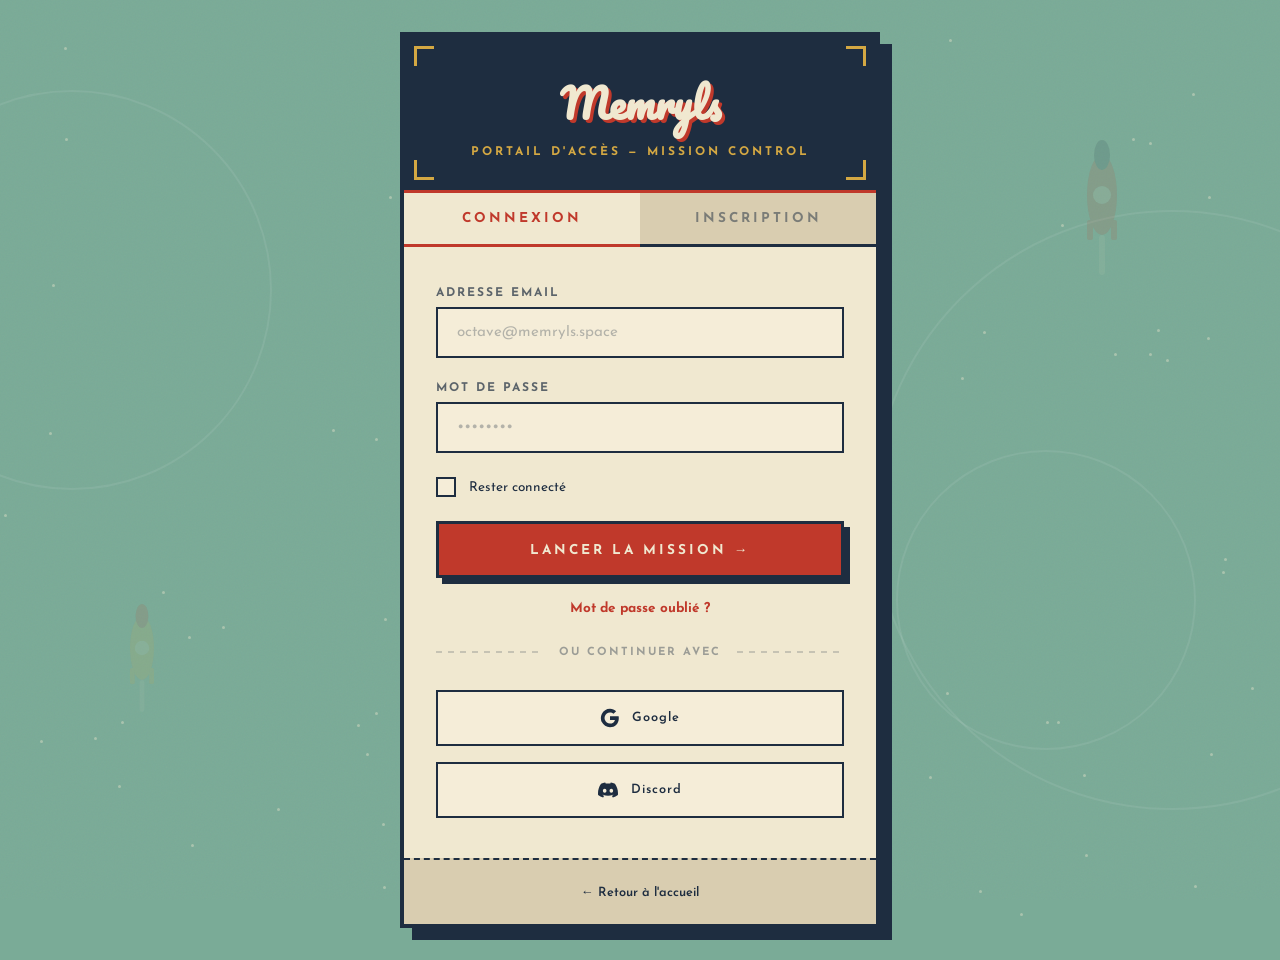
<file: connexion.html>
<!doctype html>
<html lang="fr">
  <head>
    <meta charset="UTF-8" />
    <meta name="viewport" content="width=device-width, initial-scale=1.0" />
    <title>Connexion — Memryls</title>
    <base href="/landing-template/" />
    <link rel="preconnect" href="https://fonts.googleapis.com" />
    <link rel="preconnect" href="https://fonts.gstatic.com" crossorigin />
    <link
      href="https://fonts.googleapis.com/css2?family=Pacifico&family=Playfair+Display:ital,wght@0,400;0,700;0,900;1,400;1,700&family=Josefin+Sans:wght@300;400;600;700&display=swap"
      rel="stylesheet"
    />
    <link rel="stylesheet" href="./styles/auth.css" />
  </head>

  <body>
    <div
      class="bg-circle"
      style="width: 400px; height: 400px; top: 10%; left: -10%"
    ></div>
    <div
      class="bg-circle"
      style="width: 600px; height: 600px; bottom: 10%; right: -15%"
    ></div>
    <div
      class="bg-circle"
      style="width: 300px; height: 300px; top: 50%; left: 70%"
    ></div>
    <div class="bg-stars" id="bg-stars"></div>

    <svg
      class="bg-rocket"
      style="
        width: 100px;
        top: 15%;
        right: 10%;
        animation: float-drift 6s ease-in-out infinite;
      "
      viewBox="0 0 100 150"
      xmlns="http://www.w3.org/2000/svg"
    >
      <ellipse cx="50" cy="60" rx="15" ry="40" fill="#c0392b" />
      <ellipse cx="50" cy="20" rx="8" ry="15" fill="#1e2d40" />
      <rect x="35" y="85" width="6" height="20" rx="2" fill="#c0392b" />
      <rect x="59" y="85" width="6" height="20" rx="2" fill="#c0392b" />
      <ellipse cx="50" cy="60" rx="9" ry="9" fill="#f0e8d0" opacity="0.7" />
      <rect
        x="47"
        y="100"
        width="6"
        height="40"
        rx="3"
        fill="rgba(240,232,208,0.6)"
      />
    </svg>

    <svg
      class="bg-rocket"
      style="
        width: 80px;
        bottom: 20%;
        left: 8%;
        animation: float-drift 8s ease-in-out infinite 2s;
      "
      viewBox="0 0 100 150"
      xmlns="http://www.w3.org/2000/svg"
    >
      <ellipse cx="50" cy="60" rx="15" ry="40" fill="#d4a843" />
      <ellipse cx="50" cy="20" rx="8" ry="15" fill="#c0392b" />
      <rect x="35" y="85" width="6" height="20" rx="2" fill="#d4a843" />
      <rect x="59" y="85" width="6" height="20" rx="2" fill="#d4a843" />
      <ellipse cx="50" cy="60" rx="9" ry="9" fill="#f0e8d0" opacity="0.7" />
      <rect
        x="47"
        y="100"
        width="6"
        height="40"
        rx="3"
        fill="rgba(240,232,208,0.5)"
      />
    </svg>

    <div class="auth-container">
      <div class="auth-card">
        <div class="auth-header">
          <div class="corner tl"></div>
          <div class="corner tr"></div>
          <div class="corner bl"></div>
          <div class="corner br"></div>
          <h1 class="auth-logo">Memryls</h1>
          <p class="auth-tagline">Portail d'accès — Mission Control</p>
        </div>

        <div class="auth-tabs">
          <button class="auth-tab active" data-tab="login">Connexion</button>
          <button class="auth-tab" data-tab="signup">Inscription</button>
        </div>

        <div class="auth-body">
          <form class="auth-form active" id="login-form">
            <div class="form-group">
              <label class="form-label" for="login-email">Adresse Email</label>
              <input
                type="email"
                class="form-input"
                id="login-email"
                placeholder="octave@memryls.space"
                required
              />
            </div>

            <div class="form-group">
              <label class="form-label" for="login-password"
                >Mot de passe</label
              >
              <input
                type="password"
                class="form-input"
                id="login-password"
                placeholder="••••••••"
                required
              />
            </div>

            <div class="form-checkbox-group">
              <input type="checkbox" class="form-checkbox" id="remember-me" />
              <label class="form-checkbox-label" for="remember-me">
                Rester connecté
              </label>
            </div>

            <button type="submit" class="btn btn-primary">
              Lancer la mission →
            </button>

            <p class="form-link">
              <a href="#forgot">Mot de passe oublié ?</a>
            </p>

            <div class="divider">
              <div class="divider-line"></div>
              <span class="divider-text">Ou continuer avec</span>
              <div class="divider-line"></div>
            </div>

            <div class="social-buttons">
              <button type="button" class="btn-social" id="google-login">
                <svg viewBox="0 0 24 24" fill="currentColor">
                  <path
                    d="M22.56 12.25c0-.78-.07-1.53-.2-2.25H12v4.26h5.92c-.26 1.37-1.04 2.53-2.21 3.31v2.77h3.57c2.08-1.92 3.28-4.74 3.28-8.09z"
                  />
                  <path
                    d="M12 23c2.97 0 5.46-.98 7.28-2.66l-3.57-2.77c-.98.66-2.23 1.06-3.71 1.06-2.86 0-5.29-1.93-6.16-4.53H2.18v2.84C3.99 20.53 7.7 23 12 23z"
                  />
                  <path
                    d="M5.84 14.09c-.22-.66-.35-1.36-.35-2.09s.13-1.43.35-2.09V7.07H2.18C1.43 8.55 1 10.22 1 12s.43 3.45 1.18 4.93l2.85-2.22.81-.62z"
                  />
                  <path
                    d="M12 5.38c1.62 0 3.06.56 4.21 1.64l3.15-3.15C17.45 2.09 14.97 1 12 1 7.7 1 3.99 3.47 2.18 7.07l3.66 2.84c.87-2.6 3.3-4.53 6.16-4.53z"
                  />
                </svg>
                Google
              </button>
              <button type="button" class="btn-social" id="discord-login">
                <svg viewBox="0 0 24 24" fill="currentColor">
                  <path
                    d="M20.317 4.492c-1.53-.69-3.17-1.2-4.885-1.49a.075.075 0 0 0-.079.036c-.21.369-.444.85-.608 1.23a18.566 18.566 0 0 0-5.487 0 12.36 12.36 0 0 0-.617-1.23A.077.077 0 0 0 8.562 3c-1.714.29-3.354.8-4.885 1.491a.07.07 0 0 0-.032.027C.533 9.093-.32 13.555.099 17.961a.08.08 0 0 0 .031.055 20.03 20.03 0 0 0 5.993 2.98.078.078 0 0 0 .084-.026c.462-.62.874-1.275 1.226-1.963.021-.04.001-.088-.041-.104a13.201 13.201 0 0 1-1.872-.878.075.075 0 0 1-.008-.125c.126-.093.252-.19.372-.287a.075.075 0 0 1 .078-.01c3.927 1.764 8.18 1.764 12.061 0a.075.075 0 0 1 .079.009c.12.098.245.195.372.288a.075.075 0 0 1-.006.125c-.598.344-1.22.635-1.873.877a.075.075 0 0 0-.041.105c.36.687.772 1.341 1.225 1.962a.077.077 0 0 0 .084.028 19.963 19.963 0 0 0 6.002-2.981.076.076 0 0 0 .032-.054c.5-5.094-.838-9.52-3.549-13.442a.06.06 0 0 0-.031-.028zM8.02 15.278c-1.182 0-2.157-1.069-2.157-2.38 0-1.312.956-2.38 2.157-2.38 1.21 0 2.176 1.077 2.157 2.38 0 1.312-.956 2.38-2.157 2.38zm7.975 0c-1.183 0-2.157-1.069-2.157-2.38 0-1.312.955-2.38 2.157-2.38 1.21 0 2.176 1.077 2.157 2.38 0 1.312-.946 2.38-2.157 2.38z"
                  />
                </svg>
                Discord
              </button>
            </div>
          </form>

          <form class="auth-form" id="signup-form">
            <div class="form-group">
              <label class="form-label" for="signup-username"
                >Nom d'utilisateur</label
              >
              <input
                type="text"
                class="form-input"
                id="signup-username"
                placeholder="Octave_Pilot"
                required
              />
            </div>

            <div class="form-group">
              <label class="form-label" for="signup-email">Adresse Email</label>
              <input
                type="email"
                class="form-input"
                id="signup-email"
                placeholder="octave@memryls.space"
                required
              />
            </div>

            <div class="form-group">
              <label class="form-label" for="signup-password"
                >Mot de passe</label
              >
              <input
                type="password"
                class="form-input"
                id="signup-password"
                placeholder="••••••••"
                required
              />
              <div class="password-strength" id="password-strength">
                <div class="password-strength-bar"></div>
              </div>
            </div>

            <div class="form-group">
              <label class="form-label" for="signup-password-confirm"
                >Confirmer le mot de passe</label
              >
              <input
                type="password"
                class="form-input"
                id="signup-password-confirm"
                placeholder="••••••••"
                required
              />
            </div>

            <div class="form-checkbox-group">
              <input
                type="checkbox"
                class="form-checkbox"
                id="accept-terms"
                required
              />
              <label class="form-checkbox-label" for="accept-terms">
                J'accepte les
                <a href="#terms" style="color: var(--rust); font-weight: 700"
                  >conditions d'utilisation</a
                >
              </label>
            </div>

            <button type="submit" class="btn btn-primary">
              Rejoindre la mission →
            </button>

            <div class="divider">
              <div class="divider-line"></div>
              <span class="divider-text">Ou s'inscrire avec</span>
              <div class="divider-line"></div>
            </div>

            <div class="social-buttons">
              <button type="button" class="btn-social" id="google-signup">
                <svg viewBox="0 0 24 24" fill="currentColor">
                  <path
                    d="M22.56 12.25c0-.78-.07-1.53-.2-2.25H12v4.26h5.92c-.26 1.37-1.04 2.53-2.21 3.31v2.77h3.57c2.08-1.92 3.28-4.74 3.28-8.09z"
                  />
                  <path
                    d="M12 23c2.97 0 5.46-.98 7.28-2.66l-3.57-2.77c-.98.66-2.23 1.06-3.71 1.06-2.86 0-5.29-1.93-6.16-4.53H2.18v2.84C3.99 20.53 7.7 23 12 23z"
                  />
                  <path
                    d="M5.84 14.09c-.22-.66-.35-1.36-.35-2.09s.13-1.43.35-2.09V7.07H2.18C1.43 8.55 1 10.22 1 12s.43 3.45 1.18 4.93l2.85-2.22.81-.62z"
                  />
                  <path
                    d="M12 5.38c1.62 0 3.06.56 4.21 1.64l3.15-3.15C17.45 2.09 14.97 1 12 1 7.7 1 3.99 3.47 2.18 7.07l3.66 2.84c.87-2.6 3.3-4.53 6.16-4.53z"
                  />
                </svg>
                Google
              </button>
              <button type="button" class="btn-social" id="discord-signup">
                <svg viewBox="0 0 24 24" fill="currentColor">
                  <path
                    d="M20.317 4.492c-1.53-.69-3.17-1.2-4.885-1.49a.075.075 0 0 0-.079.036c-.21.369-.444.85-.608 1.23a18.566 18.566 0 0 0-5.487 0 12.36 12.36 0 0 0-.617-1.23A.077.077 0 0 0 8.562 3c-1.714.29-3.354.8-4.885 1.491a.07.07 0 0 0-.032.027C.533 9.093-.32 13.555.099 17.961a.08.08 0 0 0 .031.055 20.03 20.03 0 0 0 5.993 2.98.078.078 0 0 0 .084-.026c.462-.62.874-1.275 1.226-1.963.021-.04.001-.088-.041-.104a13.201 13.201 0 0 1-1.872-.878.075.075 0 0 1-.008-.125c.126-.093.252-.19.372-.287a.075.075 0 0 1 .078-.01c3.927 1.764 8.18 1.764 12.061 0a.075.075 0 0 1 .079.009c.12.098.245.195.372.288a.075.075 0 0 1-.006.125c-.598.344-1.22.635-1.873.877a.075.075 0 0 0-.041.105c.36.687.772 1.341 1.225 1.962a.077.077 0 0 0 .084.028 19.963 19.963 0 0 0 6.002-2.981.076.076 0 0 0 .032-.054c.5-5.094-.838-9.52-3.549-13.442a.06.06 0 0 0-.031-.028zM8.02 15.278c-1.182 0-2.157-1.069-2.157-2.38 0-1.312.956-2.38 2.157-2.38 1.21 0 2.176 1.077 2.157 2.38 0 1.312-.956 2.38-2.157 2.38zm7.975 0c-1.183 0-2.157-1.069-2.157-2.38 0-1.312.955-2.38 2.157-2.38 1.21 0 2.176 1.077 2.157 2.38 0 1.312-.946 2.38-2.157 2.38z"
                  />
                </svg>
                Discord
              </button>
            </div>
          </form>
        </div>

        <div class="auth-footer">
          <a href="/" class="auth-footer-link"> ← Retour à l'accueil </a>
        </div>
      </div>
    </div>
    <script src="./scripts/auth.js"></script>
  </body>
</html>
</file>
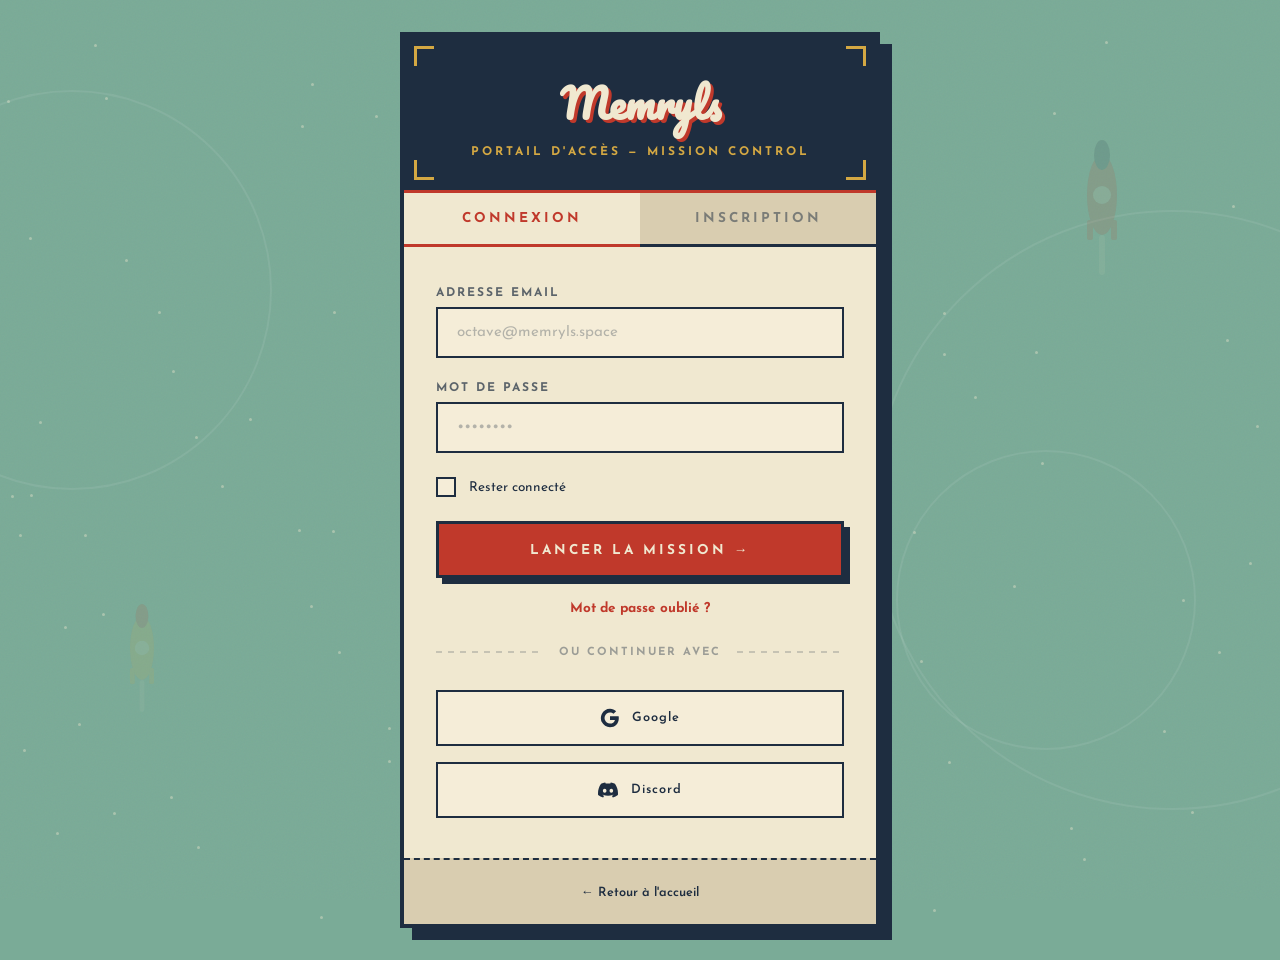
<file: landing-template/connexion.html>
<!doctype html>
<html lang="fr">
  <head>
    <meta charset="UTF-8" />
    <meta name="viewport" content="width=device-width, initial-scale=1.0" />
    <title>Connexion — Memryls</title>
    <link rel="preconnect" href="https://fonts.googleapis.com" />
    <link rel="preconnect" href="https://fonts.gstatic.com" crossorigin />
    <link
      href="https://fonts.googleapis.com/css2?family=Pacifico&family=Playfair+Display:ital,wght@0,400;0,700;0,900;1,400;1,700&family=Josefin+Sans:wght@300;400;600;700&display=swap"
      rel="stylesheet"
    />
    <link rel="stylesheet" href="./styles/auth.css" />
  </head>

  <body>
    <div
      class="bg-circle"
      style="width: 400px; height: 400px; top: 10%; left: -10%"
    ></div>
    <div
      class="bg-circle"
      style="width: 600px; height: 600px; bottom: 10%; right: -15%"
    ></div>
    <div
      class="bg-circle"
      style="width: 300px; height: 300px; top: 50%; left: 70%"
    ></div>
    <div class="bg-stars" id="bg-stars"></div>

    <svg
      class="bg-rocket"
      style="
        width: 100px;
        top: 15%;
        right: 10%;
        animation: float-drift 6s ease-in-out infinite;
      "
      viewBox="0 0 100 150"
      xmlns="http://www.w3.org/2000/svg"
    >
      <ellipse cx="50" cy="60" rx="15" ry="40" fill="#c0392b" />
      <ellipse cx="50" cy="20" rx="8" ry="15" fill="#1e2d40" />
      <rect x="35" y="85" width="6" height="20" rx="2" fill="#c0392b" />
      <rect x="59" y="85" width="6" height="20" rx="2" fill="#c0392b" />
      <ellipse cx="50" cy="60" rx="9" ry="9" fill="#f0e8d0" opacity="0.7" />
      <rect
        x="47"
        y="100"
        width="6"
        height="40"
        rx="3"
        fill="rgba(240,232,208,0.6)"
      />
    </svg>

    <svg
      class="bg-rocket"
      style="
        width: 80px;
        bottom: 20%;
        left: 8%;
        animation: float-drift 8s ease-in-out infinite 2s;
      "
      viewBox="0 0 100 150"
      xmlns="http://www.w3.org/2000/svg"
    >
      <ellipse cx="50" cy="60" rx="15" ry="40" fill="#d4a843" />
      <ellipse cx="50" cy="20" rx="8" ry="15" fill="#c0392b" />
      <rect x="35" y="85" width="6" height="20" rx="2" fill="#d4a843" />
      <rect x="59" y="85" width="6" height="20" rx="2" fill="#d4a843" />
      <ellipse cx="50" cy="60" rx="9" ry="9" fill="#f0e8d0" opacity="0.7" />
      <rect
        x="47"
        y="100"
        width="6"
        height="40"
        rx="3"
        fill="rgba(240,232,208,0.5)"
      />
    </svg>

    <div class="auth-container">
      <div class="auth-card">
        <div class="auth-header">
          <div class="corner tl"></div>
          <div class="corner tr"></div>
          <div class="corner bl"></div>
          <div class="corner br"></div>
          <h1 class="auth-logo">Memryls</h1>
          <p class="auth-tagline">Portail d'accès — Mission Control</p>
        </div>

        <div class="auth-tabs">
          <button class="auth-tab active" data-tab="login">Connexion</button>
          <button class="auth-tab" data-tab="signup">Inscription</button>
        </div>

        <div class="auth-body">
          <form class="auth-form active" id="login-form">
            <div class="form-group">
              <label class="form-label" for="login-email">Adresse Email</label>
              <input
                type="email"
                class="form-input"
                id="login-email"
                placeholder="octave@memryls.space"
                required
              />
            </div>

            <div class="form-group">
              <label class="form-label" for="login-password"
                >Mot de passe</label
              >
              <input
                type="password"
                class="form-input"
                id="login-password"
                placeholder="••••••••"
                required
              />
            </div>

            <div class="form-checkbox-group">
              <input type="checkbox" class="form-checkbox" id="remember-me" />
              <label class="form-checkbox-label" for="remember-me">
                Rester connecté
              </label>
            </div>

            <button type="submit" class="btn btn-primary">
              Lancer la mission →
            </button>

            <p class="form-link">
              <a href="#forgot">Mot de passe oublié ?</a>
            </p>

            <div class="divider">
              <div class="divider-line"></div>
              <span class="divider-text">Ou continuer avec</span>
              <div class="divider-line"></div>
            </div>

            <div class="social-buttons">
              <button type="button" class="btn-social" id="google-login">
                <svg viewBox="0 0 24 24" fill="currentColor">
                  <path
                    d="M22.56 12.25c0-.78-.07-1.53-.2-2.25H12v4.26h5.92c-.26 1.37-1.04 2.53-2.21 3.31v2.77h3.57c2.08-1.92 3.28-4.74 3.28-8.09z"
                  />
                  <path
                    d="M12 23c2.97 0 5.46-.98 7.28-2.66l-3.57-2.77c-.98.66-2.23 1.06-3.71 1.06-2.86 0-5.29-1.93-6.16-4.53H2.18v2.84C3.99 20.53 7.7 23 12 23z"
                  />
                  <path
                    d="M5.84 14.09c-.22-.66-.35-1.36-.35-2.09s.13-1.43.35-2.09V7.07H2.18C1.43 8.55 1 10.22 1 12s.43 3.45 1.18 4.93l2.85-2.22.81-.62z"
                  />
                  <path
                    d="M12 5.38c1.62 0 3.06.56 4.21 1.64l3.15-3.15C17.45 2.09 14.97 1 12 1 7.7 1 3.99 3.47 2.18 7.07l3.66 2.84c.87-2.6 3.3-4.53 6.16-4.53z"
                  />
                </svg>
                Google
              </button>
              <button type="button" class="btn-social" id="discord-login">
                <svg viewBox="0 0 24 24" fill="currentColor">
                  <path
                    d="M20.317 4.492c-1.53-.69-3.17-1.2-4.885-1.49a.075.075 0 0 0-.079.036c-.21.369-.444.85-.608 1.23a18.566 18.566 0 0 0-5.487 0 12.36 12.36 0 0 0-.617-1.23A.077.077 0 0 0 8.562 3c-1.714.29-3.354.8-4.885 1.491a.07.07 0 0 0-.032.027C.533 9.093-.32 13.555.099 17.961a.08.08 0 0 0 .031.055 20.03 20.03 0 0 0 5.993 2.98.078.078 0 0 0 .084-.026c.462-.62.874-1.275 1.226-1.963.021-.04.001-.088-.041-.104a13.201 13.201 0 0 1-1.872-.878.075.075 0 0 1-.008-.125c.126-.093.252-.19.372-.287a.075.075 0 0 1 .078-.01c3.927 1.764 8.18 1.764 12.061 0a.075.075 0 0 1 .079.009c.12.098.245.195.372.288a.075.075 0 0 1-.006.125c-.598.344-1.22.635-1.873.877a.075.075 0 0 0-.041.105c.36.687.772 1.341 1.225 1.962a.077.077 0 0 0 .084.028 19.963 19.963 0 0 0 6.002-2.981.076.076 0 0 0 .032-.054c.5-5.094-.838-9.52-3.549-13.442a.06.06 0 0 0-.031-.028zM8.02 15.278c-1.182 0-2.157-1.069-2.157-2.38 0-1.312.956-2.38 2.157-2.38 1.21 0 2.176 1.077 2.157 2.38 0 1.312-.956 2.38-2.157 2.38zm7.975 0c-1.183 0-2.157-1.069-2.157-2.38 0-1.312.955-2.38 2.157-2.38 1.21 0 2.176 1.077 2.157 2.38 0 1.312-.946 2.38-2.157 2.38z"
                  />
                </svg>
                Discord
              </button>
            </div>
          </form>

          <form class="auth-form" id="signup-form">
            <div class="form-group">
              <label class="form-label" for="signup-username"
                >Nom d'utilisateur</label
              >
              <input
                type="text"
                class="form-input"
                id="signup-username"
                placeholder="Octave_Pilot"
                required
              />
            </div>

            <div class="form-group">
              <label class="form-label" for="signup-email">Adresse Email</label>
              <input
                type="email"
                class="form-input"
                id="signup-email"
                placeholder="octave@memryls.space"
                required
              />
            </div>

            <div class="form-group">
              <label class="form-label" for="signup-password"
                >Mot de passe</label
              >
              <input
                type="password"
                class="form-input"
                id="signup-password"
                placeholder="••••••••"
                required
              />
              <div class="password-strength" id="password-strength">
                <div class="password-strength-bar"></div>
              </div>
            </div>

            <div class="form-group">
              <label class="form-label" for="signup-password-confirm"
                >Confirmer le mot de passe</label
              >
              <input
                type="password"
                class="form-input"
                id="signup-password-confirm"
                placeholder="••••••••"
                required
              />
            </div>

            <div class="form-checkbox-group">
              <input
                type="checkbox"
                class="form-checkbox"
                id="accept-terms"
                required
              />
              <label class="form-checkbox-label" for="accept-terms">
                J'accepte les
                <a href="#terms" style="color: var(--rust); font-weight: 700"
                  >conditions d'utilisation</a
                >
              </label>
            </div>

            <button type="submit" class="btn btn-primary">
              Rejoindre la mission →
            </button>

            <div class="divider">
              <div class="divider-line"></div>
              <span class="divider-text">Ou s'inscrire avec</span>
              <div class="divider-line"></div>
            </div>

            <div class="social-buttons">
              <button type="button" class="btn-social" id="google-signup">
                <svg viewBox="0 0 24 24" fill="currentColor">
                  <path
                    d="M22.56 12.25c0-.78-.07-1.53-.2-2.25H12v4.26h5.92c-.26 1.37-1.04 2.53-2.21 3.31v2.77h3.57c2.08-1.92 3.28-4.74 3.28-8.09z"
                  />
                  <path
                    d="M12 23c2.97 0 5.46-.98 7.28-2.66l-3.57-2.77c-.98.66-2.23 1.06-3.71 1.06-2.86 0-5.29-1.93-6.16-4.53H2.18v2.84C3.99 20.53 7.7 23 12 23z"
                  />
                  <path
                    d="M5.84 14.09c-.22-.66-.35-1.36-.35-2.09s.13-1.43.35-2.09V7.07H2.18C1.43 8.55 1 10.22 1 12s.43 3.45 1.18 4.93l2.85-2.22.81-.62z"
                  />
                  <path
                    d="M12 5.38c1.62 0 3.06.56 4.21 1.64l3.15-3.15C17.45 2.09 14.97 1 12 1 7.7 1 3.99 3.47 2.18 7.07l3.66 2.84c.87-2.6 3.3-4.53 6.16-4.53z"
                  />
                </svg>
                Google
              </button>
              <button type="button" class="btn-social" id="discord-signup">
                <svg viewBox="0 0 24 24" fill="currentColor">
                  <path
                    d="M20.317 4.492c-1.53-.69-3.17-1.2-4.885-1.49a.075.075 0 0 0-.079.036c-.21.369-.444.85-.608 1.23a18.566 18.566 0 0 0-5.487 0 12.36 12.36 0 0 0-.617-1.23A.077.077 0 0 0 8.562 3c-1.714.29-3.354.8-4.885 1.491a.07.07 0 0 0-.032.027C.533 9.093-.32 13.555.099 17.961a.08.08 0 0 0 .031.055 20.03 20.03 0 0 0 5.993 2.98.078.078 0 0 0 .084-.026c.462-.62.874-1.275 1.226-1.963.021-.04.001-.088-.041-.104a13.201 13.201 0 0 1-1.872-.878.075.075 0 0 1-.008-.125c.126-.093.252-.19.372-.287a.075.075 0 0 1 .078-.01c3.927 1.764 8.18 1.764 12.061 0a.075.075 0 0 1 .079.009c.12.098.245.195.372.288a.075.075 0 0 1-.006.125c-.598.344-1.22.635-1.873.877a.075.075 0 0 0-.041.105c.36.687.772 1.341 1.225 1.962a.077.077 0 0 0 .084.028 19.963 19.963 0 0 0 6.002-2.981.076.076 0 0 0 .032-.054c.5-5.094-.838-9.52-3.549-13.442a.06.06 0 0 0-.031-.028zM8.02 15.278c-1.182 0-2.157-1.069-2.157-2.38 0-1.312.956-2.38 2.157-2.38 1.21 0 2.176 1.077 2.157 2.38 0 1.312-.956 2.38-2.157 2.38zm7.975 0c-1.183 0-2.157-1.069-2.157-2.38 0-1.312.955-2.38 2.157-2.38 1.21 0 2.176 1.077 2.157 2.38 0 1.312-.946 2.38-2.157 2.38z"
                  />
                </svg>
                Discord
              </button>
            </div>
          </form>
        </div>

        <div class="auth-footer">
          <a href="/" class="auth-footer-link"> ← Retour à l'accueil </a>
        </div>
      </div>
    </div>
    <script src="./scripts/auth.js"></script>
  </body>
</html>
</file>
<file: styles/auth.css>
:root {
    --sage: #7aab97;
    --sage-dark: #5a8a78;
    --sage-light: #a8c9bc;
    --cream: #f0e8d0;
    --cream-dark: #d9cdb0;
    --navy: #1e2d40;
    --navy-light: #2e4560;
    --rust: #c0392b;
    --rust-light: #e05040;
    --gold: #d4a843;
    --gold-light: #e8c060;
    --parchment: #f5edd8;
    --ink: #1e2d40;
}

* {
    margin: 0;
    padding: 0;
    box-sizing: border-box;
}

html {
    scroll-behavior: smooth;
}

body {
    font-family: 'Josefin Sans', sans-serif;
    background: var(--sage);
    color: var(--navy);
    overflow-x: hidden;
    min-height: 100vh;
    display: flex;
    align-items: center;
    justify-content: center;
    position: relative;
}

/* Grain texture overlay */
body::before {
    content: '';
    position: fixed;
    inset: 0;
    z-index: 1;
    pointer-events: none;
    opacity: 0.04;
    background-image: url("data:image/svg+xml,%3Csvg viewBox='0 0 200 200' xmlns='http://www.w3.org/2000/svg'%3E%3Cfilter id='n'%3E%3CfeTurbulence type='fractalNoise' baseFrequency='0.65' numOctaves='3' stitchTiles='stitch'/%3E%3C/filter%3E%3Crect width='100%25' height='100%25' filter='url(%23n)'/%3E%3C/svg%3E");
    background-size: 200px;
}

.bg-circle {
    position: fixed;
    border-radius: 50%;
    border: 2px solid rgba(255, 255, 255, 0.08);
    pointer-events: none;
    z-index: 2;
}

.bg-stars {
    position: fixed;
    width: 100%;
    height: 100%;
    z-index: 2;
    pointer-events: none;
}

.dot {
    position: absolute;
    width: 3px;
    height: 3px;
    background: var(--cream);
    border-radius: 50%;
    opacity: 0.4;
}

/* Floating rockets */
.bg-rocket {
    position: fixed;
    pointer-events: none;
    opacity: 0.12;
    z-index: 2;
}

@keyframes float-drift {

    0%,
    100% {
        transform: translateY(0) rotate(0deg);
    }

    50% {
        transform: translateY(-20px) rotate(3deg);
    }
}

/* ============ CONTAINER ============ */
.auth-container {
    position: relative;
    z-index: 10;
    width: 100%;
    max-width: 480px;
    margin: 2rem;
}

.auth-card {
    background: var(--cream);
    border: 4px solid var(--navy);
    box-shadow: 12px 12px 0 var(--navy);
    position: relative;
    overflow: hidden;
}

/* Header bar */
.auth-header {
    background: var(--navy);
    padding: 2rem;
    text-align: center;
    border-bottom: 3px solid var(--rust);
    position: relative;
}

.auth-logo {
    font-family: 'Pacifico', cursive;
    font-size: 2.5rem;
    color: var(--cream);
    text-shadow: 3px 3px 0 var(--rust);
    margin-bottom: 0.5rem;
}

.auth-tagline {
    font-size: 0.75rem;
    font-weight: 700;
    letter-spacing: 3px;
    text-transform: uppercase;
    color: var(--gold);
}

/* Decorative corners */
.corner {
    position: absolute;
    width: 20px;
    height: 20px;
    border-color: var(--gold);
    border-style: solid;
}

.corner.tl {
    top: 10px;
    left: 10px;
    border-width: 3px 0 0 3px;
}

.corner.tr {
    top: 10px;
    right: 10px;
    border-width: 3px 3px 0 0;
}

.corner.bl {
    bottom: 10px;
    left: 10px;
    border-width: 0 0 3px 3px;
}

.corner.br {
    bottom: 10px;
    right: 10px;
    border-width: 0 3px 3px 0;
}

/* Tabs */
.auth-tabs {
    display: flex;
    background: var(--cream-dark);
    border-bottom: 3px solid var(--navy);
}

.auth-tab {
    flex: 1;
    padding: 1.2rem;
    font-family: 'Josefin Sans', sans-serif;
    font-size: 0.85rem;
    font-weight: 700;
    letter-spacing: 3px;
    text-transform: uppercase;
    text-align: center;
    background: transparent;
    border: none;
    color: var(--navy);
    opacity: 0.5;
    cursor: pointer;
    transition: all 0.2s;
    position: relative;
}

.auth-tab:hover {
    opacity: 0.8;
}

.auth-tab.active {
    background: var(--cream);
    opacity: 1;
    color: var(--rust);
}

.auth-tab.active::after {
    content: '';
    position: absolute;
    bottom: -3px;
    left: 0;
    right: 0;
    height: 3px;
    background: var(--rust);
}

/* Body */
.auth-body {
    padding: 2.5rem 2rem;
}

.auth-form {
    display: none;
}

.auth-form.active {
    display: block;
    animation: fadeIn 0.4s ease-out;
}

@keyframes fadeIn {
    from {
        opacity: 0;
        transform: translateY(10px);
    }

    to {
        opacity: 1;
        transform: translateY(0);
    }
}

/* Form elements */
.form-group {
    margin-bottom: 1.5rem;
}

.form-label {
    display: block;
    font-size: 0.75rem;
    font-weight: 700;
    letter-spacing: 2px;
    text-transform: uppercase;
    color: var(--navy);
    margin-bottom: 0.5rem;
    opacity: 0.7;
}

.form-input {
    width: 100%;
    padding: 1rem 1.2rem;
    font-family: 'Josefin Sans', sans-serif;
    font-size: 0.95rem;
    background: var(--parchment);
    border: 2px solid var(--navy);
    color: var(--navy);
    transition: all 0.2s;
}

.form-input:focus {
    outline: none;
    border-color: var(--rust);
    box-shadow: 4px 4px 0 rgba(192, 57, 43, 0.2);
    transform: translate(-2px, -2px);
}

.form-input::placeholder {
    color: var(--navy);
    opacity: 0.3;
}

/* Checkbox */
.form-checkbox-group {
    display: flex;
    align-items: center;
    gap: 0.8rem;
    margin-bottom: 1.5rem;
}

.form-checkbox {
    width: 20px;
    height: 20px;
    border: 2px solid var(--navy);
    background: var(--parchment);
    cursor: pointer;
    appearance: none;
    position: relative;
    transition: all 0.2s;
}

.form-checkbox:checked {
    background: var(--rust);
    border-color: var(--rust);
}

.form-checkbox:checked::after {
    content: '✓';
    position: absolute;
    top: 50%;
    left: 50%;
    transform: translate(-50%, -50%);
    color: var(--cream);
    font-weight: bold;
    font-size: 14px;
}

.form-checkbox-label {
    font-size: 0.85rem;
    color: var(--navy);
    cursor: pointer;
    user-select: none;
}

/* Button */
.btn {
    width: 100%;
    padding: 1.1rem 2rem;
    font-family: 'Josefin Sans', sans-serif;
    font-size: 0.85rem;
    font-weight: 700;
    letter-spacing: 3px;
    text-transform: uppercase;
    border: none;
    cursor: pointer;
    transition: all 0.2s;
    position: relative;
    overflow: hidden;
}

.btn-primary {
    background: var(--rust);
    color: var(--cream);
    border: 3px solid var(--navy);
    box-shadow: 6px 6px 0 var(--navy);
}

.btn-primary:hover {
    transform: translate(-2px, -2px);
    box-shadow: 8px 8px 0 var(--navy);
}

.btn-primary:active {
    transform: translate(2px, 2px);
    box-shadow: 3px 3px 0 var(--navy);
}

.btn-secondary {
    background: transparent;
    color: var(--navy);
    border: 3px solid var(--navy);
    box-shadow: 6px 6px 0 rgba(30, 45, 64, 0.2);
}

.btn-secondary:hover {
    background: var(--navy);
    color: var(--cream);
    transform: translate(-2px, -2px);
    box-shadow: 8px 8px 0 rgba(30, 45, 64, 0.2);
}

/* Divider */
.divider {
    display: flex;
    align-items: center;
    gap: 1rem;
    margin: 2rem 0;
}

.divider-line {
    flex: 1;
    height: 2px;
    background: repeating-linear-gradient(90deg,
            var(--navy) 0, var(--navy) 6px,
            transparent 6px, transparent 12px);
    opacity: 0.2;
}

.divider-text {
    font-size: 0.7rem;
    font-weight: 700;
    letter-spacing: 2px;
    text-transform: uppercase;
    color: var(--navy);
    opacity: 0.4;
}

/* Social buttons */
.social-buttons {
    display: flex;
    flex-direction: column;
    gap: 1rem;
}

.btn-social {
    display: flex;
    align-items: center;
    justify-content: center;
    gap: 0.8rem;
    padding: 1rem;
    font-family: 'Josefin Sans', sans-serif;
    font-size: 0.8rem;
    font-weight: 600;
    letter-spacing: 1px;
    background: var(--parchment);
    color: var(--navy);
    border: 2px solid var(--navy);
    cursor: pointer;
    transition: all 0.2s;
}

.btn-social:hover {
    background: var(--navy);
    color: var(--cream);
    transform: translate(-2px, -2px);
    box-shadow: 4px 4px 0 rgba(30, 45, 64, 0.2);
}

.btn-social svg {
    width: 20px;
    height: 20px;
}

/* Links */
.form-link {
    display: block;
    text-align: center;
    margin-top: 1.5rem;
    font-size: 0.85rem;
    color: var(--navy);
}

.form-link a {
    color: var(--rust);
    text-decoration: none;
    font-weight: 700;
    border-bottom: 2px solid transparent;
    transition: border-color 0.2s;
}

.form-link a:hover {
    border-bottom-color: var(--rust);
}

/* Footer */
.auth-footer {
    padding: 1.5rem 2rem;
    background: var(--cream-dark);
    border-top: 2px dashed var(--navy);
    text-align: center;
}

.auth-footer-link {
    font-size: 0.8rem;
    color: var(--navy);
    text-decoration: none;
    font-weight: 600;
    transition: color 0.2s;
    display: inline-flex;
    align-items: center;
    gap: 0.5rem;
}

.auth-footer-link:hover {
    color: var(--rust);
}

/* Alert messages */
.alert {
    padding: 1rem 1.2rem;
    margin-bottom: 1.5rem;
    border: 2px solid;
    font-size: 0.85rem;
    line-height: 1.6;
}

.alert-success {
    background: rgba(122, 171, 151, 0.15);
    border-color: var(--sage);
    color: var(--sage-dark);
}

.alert-error {
    background: rgba(192, 57, 43, 0.15);
    border-color: var(--rust);
    color: var(--rust);
}

/* Password strength */
.password-strength {
    margin-top: 0.5rem;
    height: 4px;
    background: var(--cream-dark);
    border-radius: 2px;
    overflow: hidden;
    display: none;
}

.password-strength.show {
    display: block;
}

.password-strength-bar {
    height: 100%;
    background: var(--rust);
    width: 0%;
    transition: width 0.3s, background 0.3s;
}

.password-strength-bar.weak {
    width: 33%;
    background: var(--rust);
}

.password-strength-bar.medium {
    width: 66%;
    background: var(--gold);
}

.password-strength-bar.strong {
    width: 100%;
    background: var(--sage);
}

/* Responsive */
@media (max-width: 640px) {
    .auth-container {
        margin: 1rem;
    }

    .auth-body {
        padding: 2rem 1.5rem;
    }

    .auth-card {
        box-shadow: 8px 8px 0 var(--navy);
    }
}

/* Loading state */
.btn.loading {
    pointer-events: none;
    opacity: 0.6;
}

.btn.loading::after {
    content: '';
    position: absolute;
    width: 16px;
    height: 16px;
    top: 50%;
    left: 50%;
    margin-left: -8px;
    margin-top: -8px;
    border: 2px solid transparent;
    border-top-color: currentColor;
    border-radius: 50%;
    animation: spin 0.6s linear infinite;
}

@keyframes spin {
    to {
        transform: rotate(360deg);
    }
}
</file>
<file: landing-template/styles/auth.css>
:root {
    --sage: #7aab97;
    --sage-dark: #5a8a78;
    --sage-light: #a8c9bc;
    --cream: #f0e8d0;
    --cream-dark: #d9cdb0;
    --navy: #1e2d40;
    --navy-light: #2e4560;
    --rust: #c0392b;
    --rust-light: #e05040;
    --gold: #d4a843;
    --gold-light: #e8c060;
    --parchment: #f5edd8;
    --ink: #1e2d40;
}

* {
    margin: 0;
    padding: 0;
    box-sizing: border-box;
}

html {
    scroll-behavior: smooth;
}

body {
    font-family: 'Josefin Sans', sans-serif;
    background: var(--sage);
    color: var(--navy);
    overflow-x: hidden;
    min-height: 100vh;
    display: flex;
    align-items: center;
    justify-content: center;
    position: relative;
}

/* Grain texture overlay */
body::before {
    content: '';
    position: fixed;
    inset: 0;
    z-index: 1;
    pointer-events: none;
    opacity: 0.04;
    background-image: url("data:image/svg+xml,%3Csvg viewBox='0 0 200 200' xmlns='http://www.w3.org/2000/svg'%3E%3Cfilter id='n'%3E%3CfeTurbulence type='fractalNoise' baseFrequency='0.65' numOctaves='3' stitchTiles='stitch'/%3E%3C/filter%3E%3Crect width='100%25' height='100%25' filter='url(%23n)'/%3E%3C/svg%3E");
    background-size: 200px;
}

.bg-circle {
    position: fixed;
    border-radius: 50%;
    border: 2px solid rgba(255, 255, 255, 0.08);
    pointer-events: none;
    z-index: 2;
}

.bg-stars {
    position: fixed;
    width: 100%;
    height: 100%;
    z-index: 2;
    pointer-events: none;
}

.dot {
    position: absolute;
    width: 3px;
    height: 3px;
    background: var(--cream);
    border-radius: 50%;
    opacity: 0.4;
}

/* Floating rockets */
.bg-rocket {
    position: fixed;
    pointer-events: none;
    opacity: 0.12;
    z-index: 2;
}

@keyframes float-drift {

    0%,
    100% {
        transform: translateY(0) rotate(0deg);
    }

    50% {
        transform: translateY(-20px) rotate(3deg);
    }
}

/* ============ CONTAINER ============ */
.auth-container {
    position: relative;
    z-index: 10;
    width: 100%;
    max-width: 480px;
    margin: 2rem;
}

.auth-card {
    background: var(--cream);
    border: 4px solid var(--navy);
    box-shadow: 12px 12px 0 var(--navy);
    position: relative;
    overflow: hidden;
}

/* Header bar */
.auth-header {
    background: var(--navy);
    padding: 2rem;
    text-align: center;
    border-bottom: 3px solid var(--rust);
    position: relative;
}

.auth-logo {
    font-family: 'Pacifico', cursive;
    font-size: 2.5rem;
    color: var(--cream);
    text-shadow: 3px 3px 0 var(--rust);
    margin-bottom: 0.5rem;
}

.auth-tagline {
    font-size: 0.75rem;
    font-weight: 700;
    letter-spacing: 3px;
    text-transform: uppercase;
    color: var(--gold);
}

/* Decorative corners */
.corner {
    position: absolute;
    width: 20px;
    height: 20px;
    border-color: var(--gold);
    border-style: solid;
}

.corner.tl {
    top: 10px;
    left: 10px;
    border-width: 3px 0 0 3px;
}

.corner.tr {
    top: 10px;
    right: 10px;
    border-width: 3px 3px 0 0;
}

.corner.bl {
    bottom: 10px;
    left: 10px;
    border-width: 0 0 3px 3px;
}

.corner.br {
    bottom: 10px;
    right: 10px;
    border-width: 0 3px 3px 0;
}

/* Tabs */
.auth-tabs {
    display: flex;
    background: var(--cream-dark);
    border-bottom: 3px solid var(--navy);
}

.auth-tab {
    flex: 1;
    padding: 1.2rem;
    font-family: 'Josefin Sans', sans-serif;
    font-size: 0.85rem;
    font-weight: 700;
    letter-spacing: 3px;
    text-transform: uppercase;
    text-align: center;
    background: transparent;
    border: none;
    color: var(--navy);
    opacity: 0.5;
    cursor: pointer;
    transition: all 0.2s;
    position: relative;
}

.auth-tab:hover {
    opacity: 0.8;
}

.auth-tab.active {
    background: var(--cream);
    opacity: 1;
    color: var(--rust);
}

.auth-tab.active::after {
    content: '';
    position: absolute;
    bottom: -3px;
    left: 0;
    right: 0;
    height: 3px;
    background: var(--rust);
}

/* Body */
.auth-body {
    padding: 2.5rem 2rem;
}

.auth-form {
    display: none;
}

.auth-form.active {
    display: block;
    animation: fadeIn 0.4s ease-out;
}

@keyframes fadeIn {
    from {
        opacity: 0;
        transform: translateY(10px);
    }

    to {
        opacity: 1;
        transform: translateY(0);
    }
}

/* Form elements */
.form-group {
    margin-bottom: 1.5rem;
}

.form-label {
    display: block;
    font-size: 0.75rem;
    font-weight: 700;
    letter-spacing: 2px;
    text-transform: uppercase;
    color: var(--navy);
    margin-bottom: 0.5rem;
    opacity: 0.7;
}

.form-input {
    width: 100%;
    padding: 1rem 1.2rem;
    font-family: 'Josefin Sans', sans-serif;
    font-size: 0.95rem;
    background: var(--parchment);
    border: 2px solid var(--navy);
    color: var(--navy);
    transition: all 0.2s;
}

.form-input:focus {
    outline: none;
    border-color: var(--rust);
    box-shadow: 4px 4px 0 rgba(192, 57, 43, 0.2);
    transform: translate(-2px, -2px);
}

.form-input::placeholder {
    color: var(--navy);
    opacity: 0.3;
}

/* Checkbox */
.form-checkbox-group {
    display: flex;
    align-items: center;
    gap: 0.8rem;
    margin-bottom: 1.5rem;
}

.form-checkbox {
    width: 20px;
    height: 20px;
    border: 2px solid var(--navy);
    background: var(--parchment);
    cursor: pointer;
    appearance: none;
    position: relative;
    transition: all 0.2s;
}

.form-checkbox:checked {
    background: var(--rust);
    border-color: var(--rust);
}

.form-checkbox:checked::after {
    content: '✓';
    position: absolute;
    top: 50%;
    left: 50%;
    transform: translate(-50%, -50%);
    color: var(--cream);
    font-weight: bold;
    font-size: 14px;
}

.form-checkbox-label {
    font-size: 0.85rem;
    color: var(--navy);
    cursor: pointer;
    user-select: none;
}

/* Button */
.btn {
    width: 100%;
    padding: 1.1rem 2rem;
    font-family: 'Josefin Sans', sans-serif;
    font-size: 0.85rem;
    font-weight: 700;
    letter-spacing: 3px;
    text-transform: uppercase;
    border: none;
    cursor: pointer;
    transition: all 0.2s;
    position: relative;
    overflow: hidden;
}

.btn-primary {
    background: var(--rust);
    color: var(--cream);
    border: 3px solid var(--navy);
    box-shadow: 6px 6px 0 var(--navy);
}

.btn-primary:hover {
    transform: translate(-2px, -2px);
    box-shadow: 8px 8px 0 var(--navy);
}

.btn-primary:active {
    transform: translate(2px, 2px);
    box-shadow: 3px 3px 0 var(--navy);
}

.btn-secondary {
    background: transparent;
    color: var(--navy);
    border: 3px solid var(--navy);
    box-shadow: 6px 6px 0 rgba(30, 45, 64, 0.2);
}

.btn-secondary:hover {
    background: var(--navy);
    color: var(--cream);
    transform: translate(-2px, -2px);
    box-shadow: 8px 8px 0 rgba(30, 45, 64, 0.2);
}

/* Divider */
.divider {
    display: flex;
    align-items: center;
    gap: 1rem;
    margin: 2rem 0;
}

.divider-line {
    flex: 1;
    height: 2px;
    background: repeating-linear-gradient(90deg,
            var(--navy) 0, var(--navy) 6px,
            transparent 6px, transparent 12px);
    opacity: 0.2;
}

.divider-text {
    font-size: 0.7rem;
    font-weight: 700;
    letter-spacing: 2px;
    text-transform: uppercase;
    color: var(--navy);
    opacity: 0.4;
}

/* Social buttons */
.social-buttons {
    display: flex;
    flex-direction: column;
    gap: 1rem;
}

.btn-social {
    display: flex;
    align-items: center;
    justify-content: center;
    gap: 0.8rem;
    padding: 1rem;
    font-family: 'Josefin Sans', sans-serif;
    font-size: 0.8rem;
    font-weight: 600;
    letter-spacing: 1px;
    background: var(--parchment);
    color: var(--navy);
    border: 2px solid var(--navy);
    cursor: pointer;
    transition: all 0.2s;
}

.btn-social:hover {
    background: var(--navy);
    color: var(--cream);
    transform: translate(-2px, -2px);
    box-shadow: 4px 4px 0 rgba(30, 45, 64, 0.2);
}

.btn-social svg {
    width: 20px;
    height: 20px;
}

/* Links */
.form-link {
    display: block;
    text-align: center;
    margin-top: 1.5rem;
    font-size: 0.85rem;
    color: var(--navy);
}

.form-link a {
    color: var(--rust);
    text-decoration: none;
    font-weight: 700;
    border-bottom: 2px solid transparent;
    transition: border-color 0.2s;
}

.form-link a:hover {
    border-bottom-color: var(--rust);
}

/* Footer */
.auth-footer {
    padding: 1.5rem 2rem;
    background: var(--cream-dark);
    border-top: 2px dashed var(--navy);
    text-align: center;
}

.auth-footer-link {
    font-size: 0.8rem;
    color: var(--navy);
    text-decoration: none;
    font-weight: 600;
    transition: color 0.2s;
    display: inline-flex;
    align-items: center;
    gap: 0.5rem;
}

.auth-footer-link:hover {
    color: var(--rust);
}

/* Alert messages */
.alert {
    padding: 1rem 1.2rem;
    margin-bottom: 1.5rem;
    border: 2px solid;
    font-size: 0.85rem;
    line-height: 1.6;
}

.alert-success {
    background: rgba(122, 171, 151, 0.15);
    border-color: var(--sage);
    color: var(--sage-dark);
}

.alert-error {
    background: rgba(192, 57, 43, 0.15);
    border-color: var(--rust);
    color: var(--rust);
}

/* Password strength */
.password-strength {
    margin-top: 0.5rem;
    height: 4px;
    background: var(--cream-dark);
    border-radius: 2px;
    overflow: hidden;
    display: none;
}

.password-strength.show {
    display: block;
}

.password-strength-bar {
    height: 100%;
    background: var(--rust);
    width: 0%;
    transition: width 0.3s, background 0.3s;
}

.password-strength-bar.weak {
    width: 33%;
    background: var(--rust);
}

.password-strength-bar.medium {
    width: 66%;
    background: var(--gold);
}

.password-strength-bar.strong {
    width: 100%;
    background: var(--sage);
}

/* Responsive */
@media (max-width: 640px) {
    .auth-container {
        margin: 1rem;
    }

    .auth-body {
        padding: 2rem 1.5rem;
    }

    .auth-card {
        box-shadow: 8px 8px 0 var(--navy);
    }
}

/* Loading state */
.btn.loading {
    pointer-events: none;
    opacity: 0.6;
}

.btn.loading::after {
    content: '';
    position: absolute;
    width: 16px;
    height: 16px;
    top: 50%;
    left: 50%;
    margin-left: -8px;
    margin-top: -8px;
    border: 2px solid transparent;
    border-top-color: currentColor;
    border-radius: 50%;
    animation: spin 0.6s linear infinite;
}

@keyframes spin {
    to {
        transform: rotate(360deg);
    }
}
</file>
